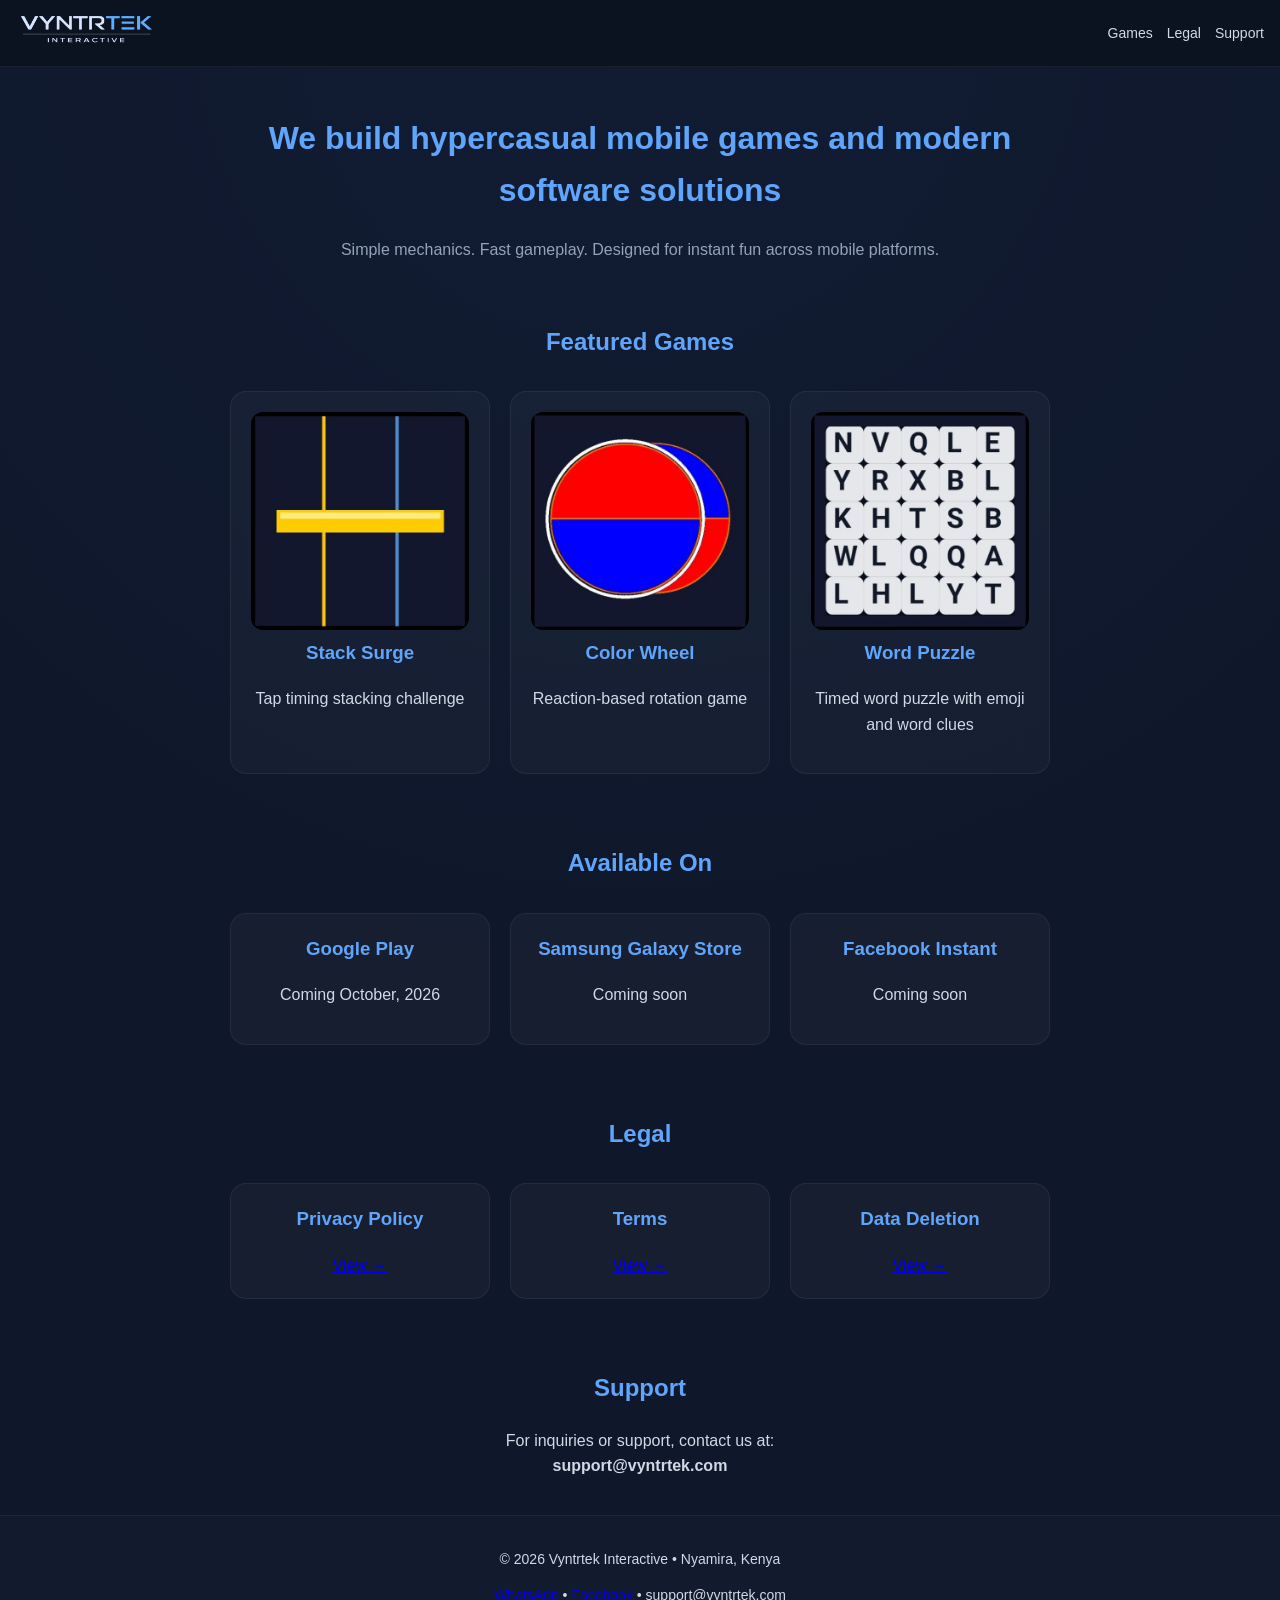
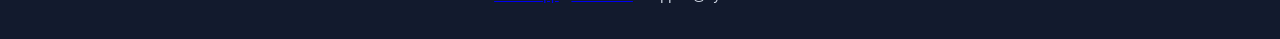
<file: index.html>
<!DOCTYPE html>
<html>
<head>
<meta name="viewport" content="width=device-width, initial-scale=1.0">
<title>Vyntrtek Interactive</title>
<link rel="stylesheet" href="style.css">
</head>

<body>

<!-- HEADER -->
<div class="header">

  <a href="index.html" class="logo-wrap">
    <img src="logo.png" class="logo" alt="Vyntrtek Interactive">
  </a>

  <div class="nav">
    <a href="#games">Games</a>
    <a href="#legal">Legal</a>
    <a href="#support">Support</a>
  </div>

</div>

<!-- HERO -->
<div class="container hero">

  <h1>We build hypercasual mobile games and modern software solutions</h1>
  <p>
    Simple mechanics. Fast gameplay. Designed for instant fun across mobile platforms.
  </p>

</div>

<!-- GAMES CAROUSEL -->
<div class="container">

  <h2 style="color:#60a5fa; text-align:center;">Featured Games</h2>

  <div class="card-grid" id="games">

    <!-- GAME 1 -->
    <div class="card" onclick="openVideo('video1.mp4')">
      
      <img src="stack-icon-new.png"
           onerror="this.src='game1.png'"
           style="width:100%; border-radius:12px;">
     
      <h3>Stack Surge</h3>
      <p>Tap timing stacking challenge</p>
    </div>

    <!-- GAME 2 -->
    <div class="card" onclick="openVideo('color-wheel-demo.mp4')">

      <img src="color-wheel-icon-new.png"
           onerror="this.src='game2.png'"
           style="width:100%; border-radius:12px;">

      <h3>Color Wheel</h3>
      <p>Reaction-based rotation game</p>
    </div>

    <!-- GAME 3 -->
    <div class="card" onclick="openVideo('video3.mp4')">
      
      <img src="puzzle-icon-new.png"
           onerror="this.src='game3.png'"
           style="width:100%; border-radius:12px;">
     
      <h3>Word Puzzle</h3>
      <p>Timed word puzzle with emoji and word clues</p>
    </div>

  </div>
</div>

<!-- PLATFORM STRIP -->
<div class="container">

  <h2 style="color:#60a5fa; text-align:center;">Available On</h2>

  <div class="card-grid">

    <div class="card">
      <h3>Google Play</h3>
      <p>Coming October, 2026</p>
    </div>

    <div class="card">
      <h3>Samsung Galaxy Store</h3>
      <p>Coming soon</p>
    </div>

    <div class="card">
      <h3>Facebook Instant</h3>
      <p>Coming soon</p>
    </div>

  </div>
</div>

<!-- LEGAL -->
<div class="container" id="legal">

  <h2 style="color:#60a5fa; text-align:center;">Legal</h2>

  <div class="card-grid">

    <div class="card">
      <h3>Privacy Policy</h3>
      <a href="privacy.html">View →</a>
    </div>

    <div class="card">
      <h3>Terms</h3>
      <a href="terms.html">View →</a>
    </div>

    <div class="card">
      <h3>Data Deletion</h3>
      <a href="deletion.html">View →</a>
    </div>

  </div>
</div>

<!-- SUPPORT SECTION -->
<div class="container" id="support">

  <h2 style="color:#60a5fa; text-align:center;">Support</h2>

  <p style="text-align:center;">
    For inquiries or support, contact us at:<br>
    <strong>support@vyntrtek.com</strong>
  </p>

</div>

<!-- FOOTER -->
<footer>
  <p>© 2026 Vyntrtek Interactive • Nyamira, Kenya</p>

  <p>
    <a href="https://wa.me/254728806339" target="_blank">WhatsApp</a> •
    <a href="https://web.facebook.com/profile.php?id=61572329161224" target="_blank">Facebook</a> •
    support@vyntrtek.com
  </p>
</footer>

<!-- VIDEO MODAL -->
<div id="videoModal"
     onclick="backgroundClose(event)"
     style="display:none; position:fixed; inset:0; background:#000000dd; justify-content:center; align-items:center;">

  <div style="position:relative; width:90%; max-width:500px;">

    <video id="gameVideo"
           controls
           playsinline
           style="width:100%; border-radius:12px; background:black;">
    </video>

    <div onclick="closeVideo()"
         style="position:absolute; top:-40px; right:0; color:white; font-size:16px; cursor:pointer;">
      ✕ Close
    </div>

  </div>
</div>

<script>
function openVideo(src) {
  const modal = document.getElementById("videoModal");
  const video = document.getElementById("gameVideo");

  video.pause();
  video.currentTime = 0;

  video.src = src;
  video.load();

  modal.style.display = "flex";

  video.play().catch(err => {
    console.log("Autoplay blocked:", err);
  });
}

function closeVideo() {
  const modal = document.getElementById("videoModal");
  const video = document.getElementById("gameVideo");

  video.pause();
  video.currentTime = 0;
  video.src = "";

  modal.style.display = "none";
}

function backgroundClose(e) {
  if (e.target.id === "videoModal") {
    closeVideo();
  }
}
</script>

</body>
</html>
</file>
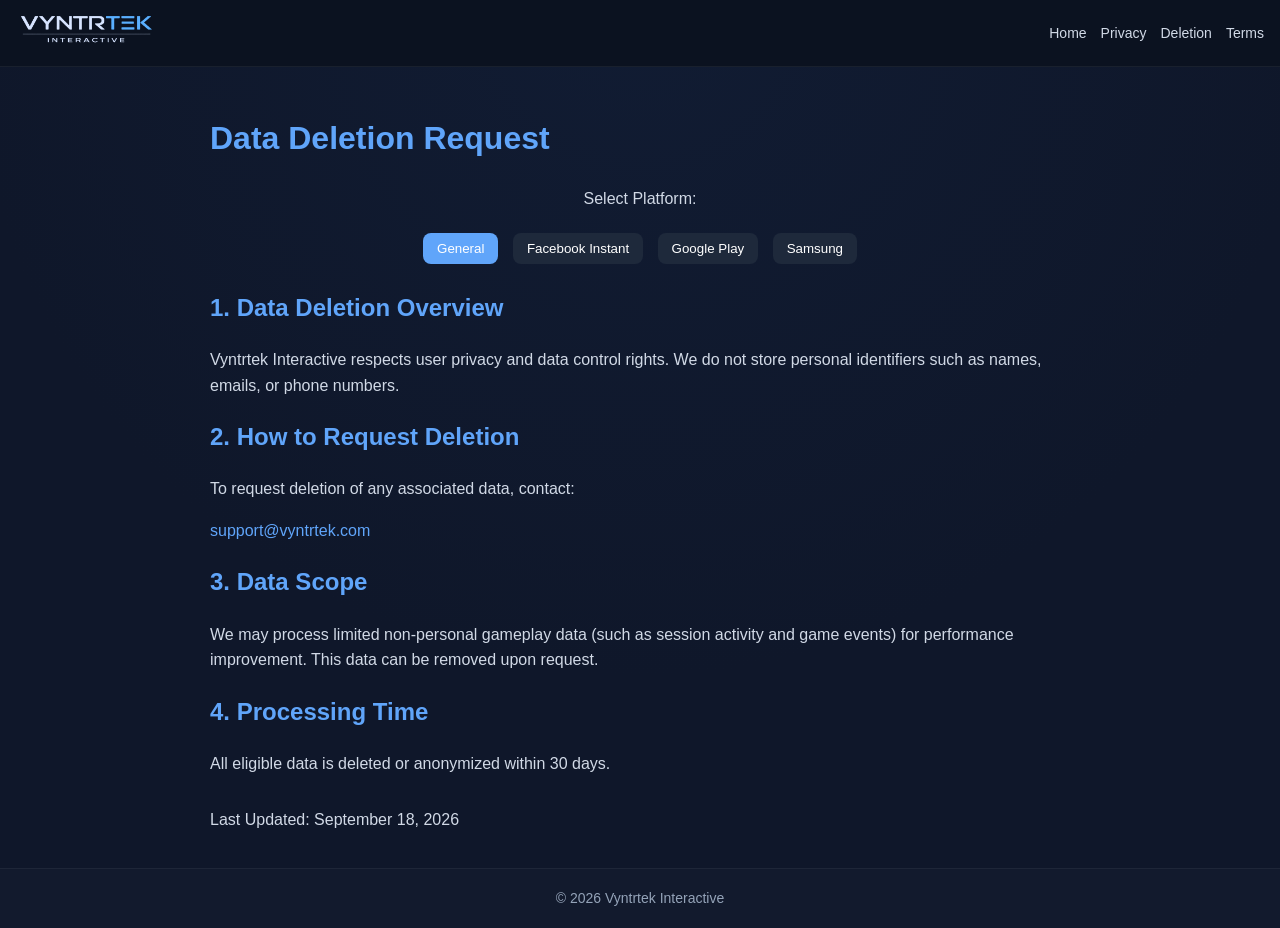
<file: deletion.html>
<!DOCTYPE html>
<html>
<head>
<meta name="viewport" content="width=device-width, initial-scale=1.0">
<title>Data Deletion</title>
<link rel="stylesheet" href="style.css">

<style>
.platform-select {
  text-align: center;
  margin-bottom: 20px;
}

.platform-select button {
  margin: 5px;
  padding: 8px 14px;
  border: none;
  border-radius: 8px;
  background: #1e293b;
  color: white;
  cursor: pointer;
}

.platform-select button.active {
  background: #60a5fa;
}

.email {
  color: #60a5fa;
  text-decoration: none;
}
</style>

</head>

<body>

<div class="header">
  <a href="index.html"><img src="logo.png" class="logo"></a>

  <div class="nav">
    <a href="index.html">Home</a>
    <a href="privacy.html">Privacy</a>
    <a href="deletion.html">Deletion</a>
    <a href="terms.html">Terms</a>
  </div>
</div>

<div class="container">

<h1>Data Deletion Request</h1>

<!-- PLATFORM SELECTOR -->
<div class="platform-select">
  <p>Select Platform:</p>
  <button onclick="showPlatform('general', this)" class="active">General</button>
  <button onclick="showPlatform('facebook', this)">Facebook Instant</button>
  <button onclick="showPlatform('play', this)">Google Play</button>
  <button onclick="showPlatform('samsung', this)">Samsung</button>
</div>

<!-- =========================
     GENERAL
========================= -->
<div class="platform general">

<h2>1. Data Deletion Overview</h2>

<p>
Vyntrtek Interactive respects user privacy and data control rights.
We do not store personal identifiers such as names, emails, or phone numbers.
</p>

<h2>2. How to Request Deletion</h2>

<p>
To request deletion of any associated data, contact:
</p>

<p>
<a class="email" href="mailto:support@vyntrtek.com">support@vyntrtek.com</a>
</p>

<h2>3. Data Scope</h2>

<p>
We may process limited non-personal gameplay data (such as session activity and game events) for performance improvement. This data can be removed upon request.
</p>

<h2>4. Processing Time</h2>

<p>
All eligible data is deleted or anonymized within 30 days.
</p>

</div>

<!-- =========================
     FACEBOOK
========================= -->
<div class="platform facebook" style="display:none;">

<h2>1. Facebook Instant Games Data</h2>

<p>
Gameplay events and platform identifiers may be processed under Meta policies.
</p>

<h2>2. Request Deletion</h2>

<p>
Send requests to:
</p>

<p>
<a class="email" href="mailto:support@vyntrtek.com">support@vyntrtek.com</a>
</p>

<h2>3. Processing Time</h2>

<p>
Deletion requests are processed within 30 days.
</p>

</div>

<!-- =========================
     GOOGLE PLAY (NO ACCORDION, NUMBERED STRUCTURE)
========================= -->
<div class="platform play" style="display:none;">

<h2>Google Play – Data Deletion Policy</h2>

<h3>1. App Data & Analytics Overview</h3>

<p>
We do not require user accounts or store personal identifiers such as name, email, or phone number.
</p>

<p>
We use third-party services for analytics and advertising:
</p>

<ul>
<li><strong>Google Firebase:</strong> Gameplay analytics, crash reporting, and performance diagnostics.</li>
<li><strong>Google AdMob:</strong> Advertising services using GAID (Advertising ID).</li>
</ul>

<h3>2. Data Deletion Request</h3>

<p>
To request deletion or inquiry of associated data:
</p>

<p>
Email: <a class="email" href="mailto:support@vyntrtek.com">support@vyntrtek.com</a>
</p>

<p>
Subject: <strong>Data Deletion Request – [Game Name]</strong>
</p>

<p>
Include:
<br>1. Game name
<br>2. Device model & OS version
<br>3. Advertising ID (optional)
</p>

<h3>3. Device-Level Controls</h3>

<p>
You may reset or delete advertising identifiers directly:
</p>

<p>
1. Settings → Google → Ads → Reset Advertising ID<br>
2. Settings → Apps → Game → Clear Data
</p>

<h3>4. Data Retention</h3>

<p>
Third-party providers handle retention and deletion under their own policies (typically up to 30 days).
</p>

</div>

<!-- =========================
     SAMSUNG
========================= -->
<div class="platform samsung" style="display:none;">

<h2>1. Samsung Platform Data</h2>

<p>
Limited gameplay analytics may be used for performance optimization.
</p>

<h2>2. Request Deletion</h2>

<p>
Contact:
</p>

<p>
<a class="email" href="mailto:support@vyntrtek.com">support@vyntrtek.com</a>
</p>

</div>

<p style="text-align:left; margin-top:30px;">
Last Updated: September 18, 2026
</p>

</div>

<footer>© 2026 Vyntrtek Interactive</footer>

<script>
function showPlatform(type, btn) {
  document.querySelectorAll(".platform").forEach(el => el.style.display = "none");
  document.querySelector("." + type).style.display = "block";

  document.querySelectorAll(".platform-select button").forEach(b => b.classList.remove("active"));
  if (btn) btn.classList.add("active");

  window.location.hash = type;
}

/* optional hash support (consistent with other pages) */
window.addEventListener("DOMContentLoaded", () => {
  const hash = window.location.hash.replace("#", "");
  const valid = ["general", "facebook", "play", "samsung"];

  if (valid.includes(hash)) {
    const btn = Array.from(document.querySelectorAll(".platform-select button"))
      .find(b => b.textContent.toLowerCase().includes(hash));

    showPlatform(hash, btn);
  }
});
</script>

</body>
</html>
</file>
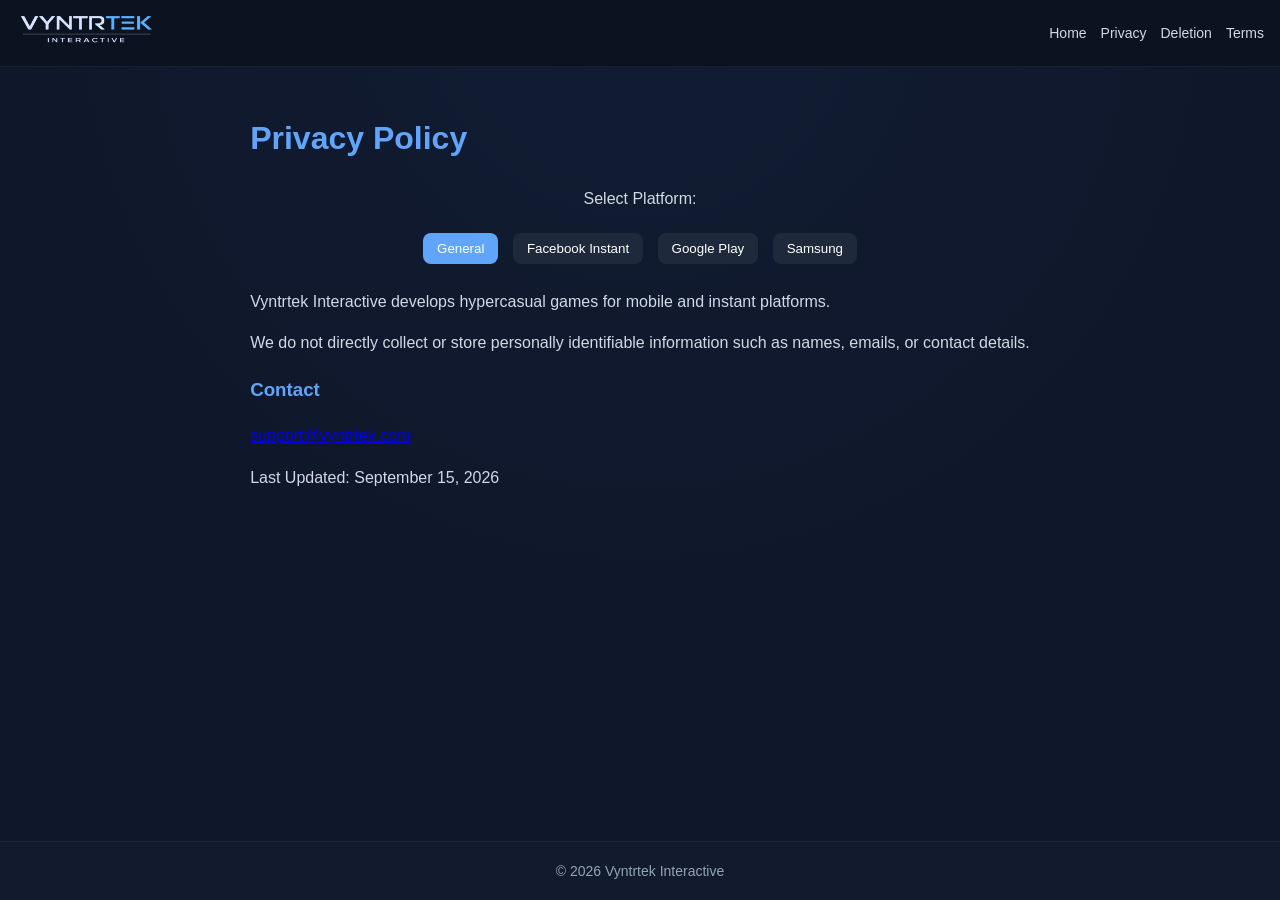
<file: privacy.html>
<!DOCTYPE html>
<html>
<head>
<meta name="viewport" content="width=device-width, initial-scale=1.0">
<title>Privacy Policy</title>
<link rel="stylesheet" href="style.css">

<style>
/* PLATFORM SELECTOR */
.platform-select {
  text-align: center;
  margin-bottom: 20px;
}

.platform-select button {
  margin: 5px;
  padding: 8px 14px;
  border: none;
  border-radius: 8px;
  background: #1e293b;
  color: white;
  cursor: pointer;
}

.platform-select button.active {
  background: #60a5fa;
}

/* ACCORDION */
.accordion {
  background: rgba(255,255,255,0.05);
  padding: 12px;
  border-radius: 10px;
  margin-top: 10px;
  cursor: pointer;
}

.panel {
  display: none;
  padding: 10px 0;
}
</style>

</head>

<body>

<div class="header">
  <a href="/"><img src="logo.png" class="logo"></a>
  <div class="nav">
    <a href="index.html">Home</a>
    <a href="privacy.html">Privacy</a>
    <a href="deletion.html">Deletion</a>
    <a href="terms.html">Terms</a>
  </div>
</div>

<div class="container">

<h1>Privacy Policy</h1>

<!-- PLATFORM SELECTOR -->
<div class="platform-select">
  <p>Select Platform:</p>
  <button onclick="showPlatform('general', this)" class="active">General</button>
  <button onclick="showPlatform('facebook', this)">Facebook Instant</button>
  <button onclick="showPlatform('play', this)">Google Play</button>
  <button onclick="showPlatform('samsung', this)">Samsung</button>
</div>

<!-- GENERAL -->
<div class="platform general">

<p>Vyntrtek Interactive develops hypercasual games for mobile and instant platforms.</p>

<p>We do not directly collect or store personally identifiable information such as names, emails, or contact details.</p>

</div>

<!-- FACEBOOK -->
<div class="platform facebook" style="display:none;">

<div class="accordion">Gameplay Data Collection</div>
<div class="panel">
<p>We collect limited non-personal gameplay data via secure HTTPS events:</p>
<ul>
<li>Game start events</li>
<li>Session start time</li>
<li>Level entry</li>
<li>Level completion/failure</li>
</ul>
</div>

<div class="accordion">Third-Party Services</div>
<div class="panel">
<p>We use Meta Audience Network for ads.</p>
</div>

<div class="accordion">Facebook Platform</div>
<div class="panel">
<p>We may access data provided by Facebook according to Facebook Data Policy.</p>
</div>

</div>

<!-- GOOGLE PLAY -->
<div class="platform play" style="display:none;">

<h2>Privacy Policy (Google Play)</h2>

<p>
<strong>Vyntrtek Interactive</strong> ("we," "our," or "us") operates mobile applications and hyper-casual games built primarily using the GDevelop engine. This Privacy Policy explains how information is collected, used, and disclosed when you play our games or interact with our software services.
</p>

<h3>1. Information We Collect</h3>

<p>
We do not directly collect, store, or require personal identifiers such as your name, email address, phone number, or precise physical location.
</p>

<p>
However, our third-party service providers (Firebase and Google AdMob) may collect certain non-personally identifiable technical information automatically to ensure game performance and serve advertisements.
</p>

<h4>A. Automated Technical & Analytics Data (Firebase)</h4>
<p>
We use <strong>Google Firebase</strong> (Firebase Analytics & Crashlytics) to understand game performance, fix bugs, and improve user experience. The data collected may include:
</p>

<ul>
<li>Device model, operating system version, and screen resolution.</li>
<li>Gameplay metrics (e.g., session length, levels completed, score events).</li>
<li>Crash logs and performance diagnostics.</li>
</ul>

<h4>B. Advertising Data (Google AdMob)</h4>
<p>
We use <strong>Google AdMob</strong> to display ads within our free games. AdMob may collect and process information such as:
</p>

<ul>
<li>Advertising ID (e.g., Google Advertising ID / GAID).</li>
<li>IP address (used to infer general coarse location such as country or city).</li>
<li>Interaction with displayed ads (clicks, views, and impressions).</li>
</ul>

<h3>2. How We Use Information</h3>

<ul>
<li>Ensure smooth technical performance and fix crashes across devices.</li>
<li>Deliver non-intrusive, relevant advertisements through Google AdMob.</li>
<li>Monitor gameplay engagement to refine game mechanics and level design.</li>
</ul>

<h3>3. Third-Party Services & Links</h3>

<p>Our games integrate trusted third-party SDKs that operate under their own privacy policies:</p>

<ul>
<li>
Google Play Services / Firebase: 
<a href="https://policies.google.com/privacy" target="_blank">
https://policies.google.com/privacy
</a>
</li>

<li>
Google AdMob: 
<a href="https://support.google.com/admob/answer/6128543" target="_blank">
https://support.google.com/admob/answer/6128543
</a>
</li>
</ul>

<h3>4. Children’s Privacy</h3>

<p>
Our games are designed for general audiences. We do not knowingly collect personal data from children under the age of 13 (or under 16 in certain jurisdictions).
</p>

<p>
If you believe a child has provided personal information, contact us and we will take appropriate action.
</p>

<h3>5. Your Privacy Rights & Data Choice</h3>

<ul>
<li>
Android users may opt out of personalized ads:
<br>
Settings → Google → Ads → Opt out of Ads Personalization / Reset advertising ID
</li>

<li>
Since we do not store personal profiles, data requests are limited to third-party identifiers handled by SDK providers.
</li>
</ul>

<h3>6. Changes to This Policy</h3>

<p>
We may update this Privacy Policy periodically. Updates will be posted here with a revised "Last Updated" date.
</p>

<h3>7. Contact Us</h3>

<ul>
<li><strong>Entity:</strong> Vyntrtek Interactive</li>
<li><strong>Email:</strong> <a href="mailto:support@vyntrtek.com">support@vyntrtek.com</a></li>
<li><strong>Website:</strong> <a href="https://vyntrtek.com" target="_blank">https://vyntrtek.com</a></li>
</ul>

</div>

<!-- SAMSUNG -->
<div class="platform samsung" style="display:none;">

<div class="accordion">Data Handling</div>
<div class="panel">
<p>Data collection follows standard mobile analytics practices for gameplay optimization.</p>
</div>

</div>

<!-- CONTACT -->
<h3>Contact</h3>
<p>
<a href="mailto:support@vyntrtek.com" class="email">support@vyntrtek.com</a>
</p>

<p>Last Updated: September 15, 2026</p>

</div>

<footer>© 2026 Vyntrtek Interactive</footer>

<script>
function showPlatform(type, btn) {
  document.querySelectorAll(".platform").forEach(el => el.style.display = "none");
  document.querySelector("." + type).style.display = "block";

  document.querySelectorAll(".platform-select button").forEach(b => b.classList.remove("active"));
  if (btn) btn.classList.add("active");

  // update URL hash (important for D-U-N-S / review linking)
  window.location.hash = type;
}

/* ACCORDION */
document.querySelectorAll(".accordion").forEach(item => {
  item.addEventListener("click", () => {
    const panel = item.nextElementSibling;
    panel.style.display = panel.style.display === "block" ? "none" : "block";
  });
});

/* AUTO LOAD FROM URL HASH */
window.addEventListener("DOMContentLoaded", () => {
  const hash = window.location.hash.replace("#", "");
  const valid = ["general", "facebook", "play", "samsung"];

  if (valid.includes(hash)) {
    const btn = Array.from(document.querySelectorAll(".platform-select button"))
      .find(b => b.textContent.toLowerCase().includes(hash));

    showPlatform(hash, btn);
  }
});
</script>

</body>
</html>
</file>
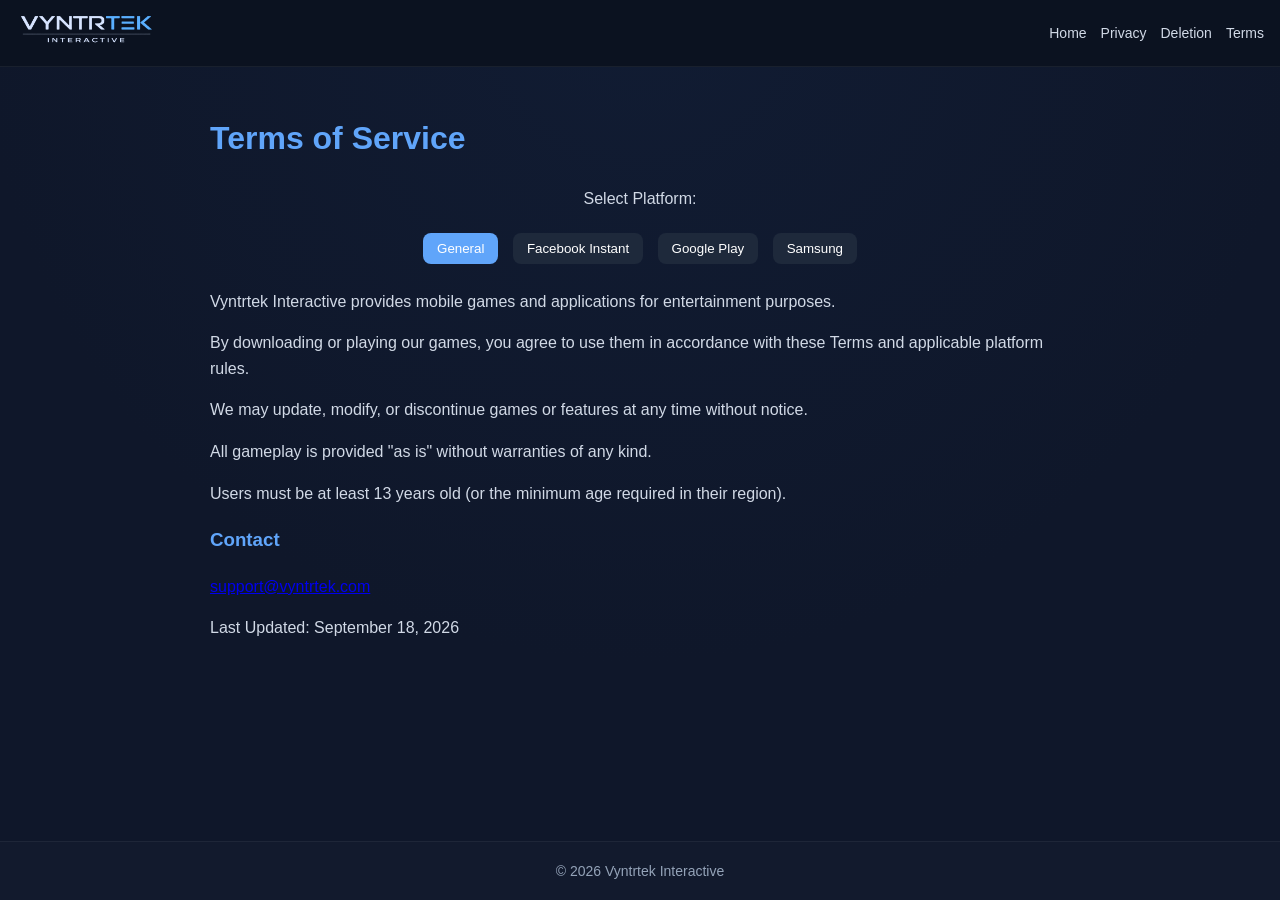
<file: terms.html>
<!DOCTYPE html>
<html>
<head>
<meta name="viewport" content="width=device-width, initial-scale=1.0">
<title>Terms of Service</title>
<link rel="stylesheet" href="style.css">

<style>
/* PLATFORM SELECTOR */
.platform-select {
  text-align: center;
  margin-bottom: 20px;
}

.platform-select button {
  margin: 5px;
  padding: 8px 14px;
  border: none;
  border-radius: 8px;
  background: #1e293b;
  color: white;
  cursor: pointer;
}

.platform-select button.active {
  background: #60a5fa;
}

/* ACCORDION */
.accordion {
  background: rgba(255,255,255,0.05);
  padding: 12px;
  border-radius: 10px;
  margin-top: 10px;
  cursor: pointer;
}

.panel {
  display: none;
  padding: 10px 0;
}
</style>

</head>

<body>

<div class="header">
  <a href="index.html"><img src="logo.png" class="logo"></a>

  <div class="nav">
    <a href="index.html">Home</a>
    <a href="privacy.html">Privacy</a>
    <a href="deletion.html">Deletion</a>
    <a href="terms.html">Terms</a>
  </div>
</div>

<div class="container">

<h1>Terms of Service</h1>

<!-- PLATFORM SELECTOR -->
<div class="platform-select">
  <p>Select Platform:</p>
  <button onclick="showPlatform('general', this)" class="active">General</button>
  <button onclick="showPlatform('facebook', this)">Facebook Instant</button>
  <button onclick="showPlatform('play', this)">Google Play</button>
  <button onclick="showPlatform('samsung', this)">Samsung</button>
</div>

<!-- GENERAL -->
<div class="platform general">

<p>
Vyntrtek Interactive provides mobile games and applications for entertainment purposes.
</p>

<p>
By downloading or playing our games, you agree to use them in accordance with these Terms and applicable platform rules.
</p>

<p>
We may update, modify, or discontinue games or features at any time without notice.
</p>

<p>
All gameplay is provided "as is" without warranties of any kind.
</p>

<p>
Users must be at least 13 years old (or the minimum age required in their region).
</p>

</div>

<!-- FACEBOOK -->
<div class="platform facebook" style="display:none;">

<div class="accordion">Platform Compliance</div>
<div class="panel">
<p>Users must comply with Meta Instant Games policies and Facebook platform rules.</p>
</div>

<div class="accordion">Game Usage</div>
<div class="panel">
<p>Cheating, exploitation of bugs, or reverse engineering is strictly prohibited.</p>
</div>

<div class="accordion">Data Usage</div>
<div class="panel">
<p>Limited gameplay analytics may be collected to improve performance and stability.</p>
</div>

</div>

<!-- GOOGLE PLAY -->
<div class="platform play" style="display:none;">

<h2>Terms of Service (Google Play)</h2>

<p>
<strong>Vyntrtek Interactive</strong> ("we," "our," or "us") provides mobile applications and games. These Terms govern your use of our Services on Google Play.
</p>

<h3>1. Platform Rules</h3>

<ul>
<li>You must comply with Google Play Developer Policies and Terms of Service.</li>
<li>Unauthorized modification, reverse engineering, or cheating is prohibited.</li>
</ul>

<h3>2. Intellectual Property</h3>

<p>
All game content, visuals, code, branding, and assets remain the property of Vyntrtek Interactive.
</p>

<p>
You are granted a limited, non-transferable license to use our games for personal entertainment only.
</p>

<h3>3. Data & Third-Party Services</h3>

<ul>
<li>We use Firebase for analytics and crash reporting.</li>
<li>We use AdMob for advertising in free games.</li>
<li>Third-party services operate under their own policies.</li>
</ul>

<h3>4. No Warranty</h3>

<p>
Games are provided "as is" without guarantees of uninterrupted or error-free performance.
</p>

<h3>5. Limitation of Liability</h3>

<p>
We are not liable for indirect damages arising from use of our services.
</p>

<h3>6. Changes</h3>

<p>
We may update these Terms at any time. Continued use means acceptance of updated Terms.
</p>

<h3>7. Contact</h3>

<ul>
<li><strong>Email:</strong> <a href="mailto:support@vyntrtek.com">support@vyntrtek.com</a></li>
<li><strong>Website:</strong> <a href="https://vyntrtek.com">https://vyntrtek.com</a></li>
</ul>

</div>

<!-- SAMSUNG -->
<div class="platform samsung" style="display:none;">

<div class="accordion">Platform Rules</div>
<div class="panel">
<p>Users must follow Samsung Galaxy Store distribution policies.</p>
</div>

<div class="accordion">Game Usage</div>
<div class="panel">
<p>Games must not be modified or exploited for unfair advantage.</p>
</div>

</div>

<!-- CONTACT -->
<h3>Contact</h3>
<p>
<a href="mailto:support@vyntrtek.com">support@vyntrtek.com</a>
</p>

<p>Last Updated: September 18, 2026</p>

</div>

<footer>© 2026 Vyntrtek Interactive</footer>

<script>
function showPlatform(type, btn) {
  document.querySelectorAll(".platform").forEach(el => el.style.display = "none");
  document.querySelector("." + type).style.display = "block";

  document.querySelectorAll(".platform-select button").forEach(b => b.classList.remove("active"));
  if (btn) btn.classList.add("active");

  window.location.hash = type;
}

document.querySelectorAll(".accordion").forEach(item => {
  item.addEventListener("click", () => {
    const panel = item.nextElementSibling;
    panel.style.display = panel.style.display === "block" ? "none" : "block";
  });
});

window.addEventListener("DOMContentLoaded", () => {
  const hash = window.location.hash.replace("#", "");
  const valid = ["general", "facebook", "play", "samsung"];

  if (valid.includes(hash)) {
    const btn = Array.from(document.querySelectorAll(".platform-select button"))
      .find(b => b.textContent.toLowerCase().includes(hash));

    showPlatform(hash, btn);
  }
});
</script>

</body>
</html>
</file>
<file: style.css>
:root {

  --space-xs: 6px;
  --space-sm: 12px;
  --space-md: 20px;
  --space-lg: 32px;
  --space-xl: 48px;

  --radius-md: 16px;

  --text-base: 16px;
  --text-small: 14px;

  --text-main: #d1d9e6;
  --text-muted: #94a3b8;
  --text-heading: #cbd5e1;
  --accent: #60a5fa;

  --header-height: 72px;
  --header-height-mobile: 92px;
}

/* =========================
   GLOBAL SAFETY FIX
========================= */
* {
  box-sizing: border-box;
}

html {
  scroll-behavior: smooth;
}

html, body {
  overflow-x: hidden;
}

/* =========================
   BASE
========================= */

body {
  margin: 0;
  font-family: Arial, sans-serif;
  background: radial-gradient(circle at top, #111c33 0%, #0f172a 60%);
  color: var(--text-main);

  display: flex;
  flex-direction: column;
  min-height: 100vh;

  font-size: var(--text-base);
  line-height: 1.6;

  animation: fadeIn 0.6s ease-out;

  padding-top: var(--header-height);
}

/* =========================
   TEXT SYSTEM
========================= */

p, li {
  color: var(--text-main);
}

h1, h2, h3 {
  color: var(--accent);
}

.muted {
  color: var(--text-muted);
}

/* =========================
   ANIMATION
========================= */

@keyframes fadeIn {
  from { opacity: 0; transform: translateY(10px); }
  to   { opacity: 1; transform: translateY(0); }
}

@keyframes cardFade {
  from { opacity: 0; transform: translateY(10px); }
  to   { opacity: 1; transform: translateY(0); }
}

/* =========================
   HEADER
========================= */

.header {
  position: fixed;
  top: 0;
  left: 0;
  right: 0;

  z-index: 1000;

  display: flex;
  justify-content: space-between;
  align-items: center;

  padding: 12px 16px;
  background: #0b1220;

  flex-wrap: wrap;
  gap: 10px;

  border-bottom: 1px solid rgba(255,255,255,0.06);
}

.logo {
  width: 140px;
  height: auto;
  cursor: pointer;
}

.nav {
  display: flex;
  gap: 14px;
  flex-wrap: wrap;
  justify-content: flex-end;
}

.nav a {
  color: var(--text-main);
  text-decoration: none;
  font-size: 14px;
  transition: 0.2s ease;
}

.nav a:hover {
  color: var(--accent);
}

/* =========================
   HERO
========================= */

.hero {
  text-align: center;
  padding: 20px;
}

.hero p {
  max-width: 600px;
  margin: auto;
  color: var(--text-muted);
}

/* =========================
   CONTAINER
========================= */

.container {
  max-width: 900px;
  margin: auto;
  padding: 20px;
  flex: 1;
}

/* =========================
   CAROUSEL CORE (FIXED EDGE CUTTING)
========================= */

.card-grid {
  display: flex;
  gap: var(--space-md);

  overflow-x: auto;
  overflow-y: hidden;

  scroll-snap-type: x mandatory;
  scroll-behavior: smooth;

  padding: 10px 16px;          /* 🔥 FIX: breathing room */
  scroll-padding-inline: 16px; /* 🔥 FIX: snap offset */

  -webkit-overflow-scrolling: touch;

  scrollbar-width: none;
  -ms-overflow-style: none;

  justify-content: flex-start;
  align-items: stretch;
}

.card-grid::-webkit-scrollbar {
  display: none;
}

/* =========================
   CARDS
========================= */

.card {
  flex: 0 0 260px;
  flex-shrink: 0;

  background: rgba(255,255,255,0.03);
  border: 1px solid rgba(255,255,255,0.06);
  border-radius: var(--radius-md);

  padding: var(--space-md);
  text-align: center;

  animation: cardFade 0.6s ease;
  transition: 0.25s ease;
}

.card:hover {
  transform: translateY(-6px);
  border-color: rgba(96,165,250,0.5);
  box-shadow: 0 12px 24px rgba(0,0,0,0.25);
}

.card h3 {
  color: var(--accent);
  margin-top: 0;
}

/* =========================
   DESKTOP FIX (CENTERED + NO CUTTING)
========================= */

.carousel-wrapper {
  position: relative;
}

@media (min-width: 601px) {

  .carousel-wrapper {
    display: flex;
    justify-content: center;
    align-items: center;
  }

  .card-grid {
    width: 100%;
    max-width: 900px;

    justify-content: center;
  }

  .card {
    width: calc((900px - 40px) / 3);
    max-width: 280px;
  }

  .carousel-btn {
    position: absolute;
    top: 50%;
    transform: translateY(-50%);

    width: 40px;
    height: 40px;

    border: none;
    border-radius: 50%;

    background: rgba(96,165,250,0.2);
    color: white;
    font-size: 20px;

    cursor: pointer;
    z-index: 10;

    transition: 0.2s ease;
  }

  .carousel-btn:hover {
    background: rgba(96,165,250,0.4);
  }

  .carousel-btn.left { left: -10px; }
  .carousel-btn.right { right: -10px; }
}

/* =========================
   FOOTER
========================= */

footer {
  text-align: center;
  font-size: var(--text-small);
  color: var(--text-muted);

  padding: 18px 10px;
  border-top: 1px solid rgba(255,255,255,0.05);
  background: rgba(255,255,255,0.01);

  margin-top: auto;
}

/* =========================
   MOBILE (UNCHANGED)
========================= */

@media (max-width: 600px) {

  body {
    font-size: 16px;
    padding-top: var(--header-height-mobile);
  }

  .header {
    flex-direction: column;
    align-items: flex-start;
  }

  .logo-wrap {
    width: 100%;
    display: flex;
    justify-content: center;
  }

  .logo {
    width: 120px;
  }

  .nav {
    justify-content: flex-start;
    gap: 10px;
  }

  .card {
    flex: 0 0 75%;
    max-width: 280px;
    scroll-snap-align: center;
    word-break: break-word;
  }
}
</file>
